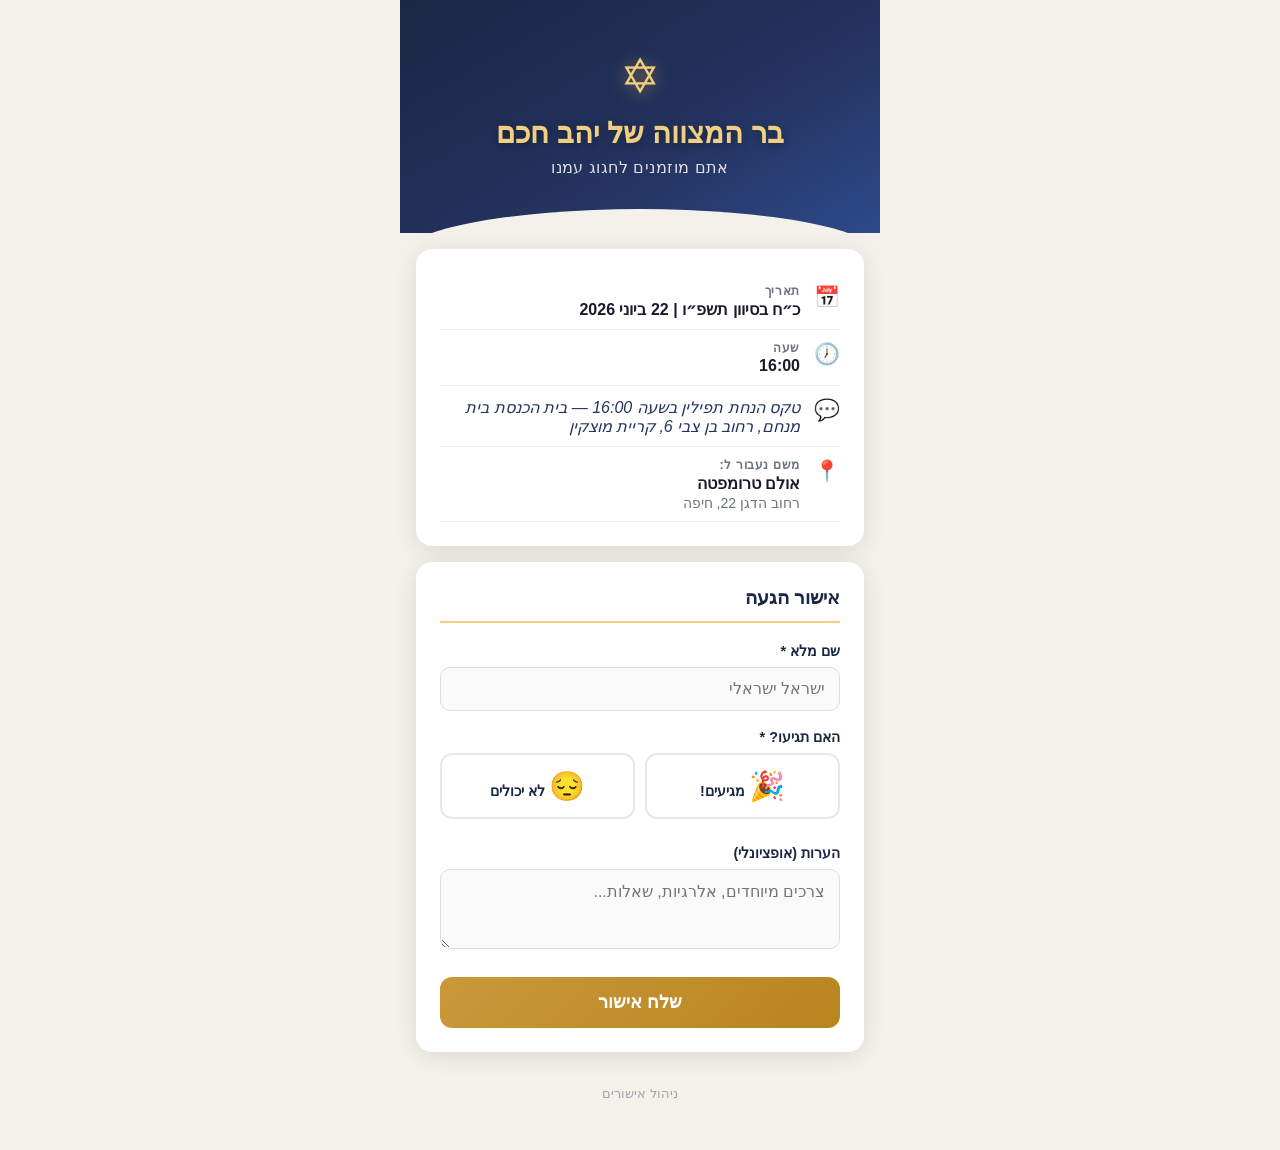
<file: index.html>
<!DOCTYPE html>
<html lang="he" dir="rtl">
<head>
  <meta charset="UTF-8" />
  <meta name="viewport" content="width=device-width, initial-scale=1.0" />
  <title>אישור הגעה</title>
  <link rel="stylesheet" href="style.css" />
</head>
<body>
  <div class="page">

    <!-- Header -->
    <header class="hero">
      <div class="star-of-david">✡</div>
      <h1 class="event-title" id="eventTitle"></h1>
      <p class="invite-text">אתם מוזמנים לחגוג עמנו</p>
    </header>

    <!-- Event Details -->
    <section class="details-card">
      <div class="detail-row">
        <span class="detail-icon">📅</span>
        <div>
          <div class="detail-label">תאריך</div>
          <div class="detail-value" id="detailDate"></div>
        </div>
      </div>
      <div class="detail-row">
        <span class="detail-icon">🕖</span>
        <div>
          <div class="detail-label">שעה</div>
          <div class="detail-value" id="detailTime"></div>
        </div>
      </div>
      <div class="detail-row extra-note-row" id="extraNoteRow" style="display:none">
        <span class="detail-icon">💬</span>
        <div>
          <div class="detail-value" id="detailExtraNote"></div>
        </div>
      </div>
      <div class="detail-row">
        <span class="detail-icon">📍</span>
        <div>
          <div class="detail-label">משם נעבור ל:</div>
          <div class="detail-value" id="detailLocation"></div>
          <div class="detail-sub" id="detailAddress"></div>
        </div>
      </div>
      <div class="detail-row" id="dressCodeRow" style="display:none">
        <span class="detail-icon">👔</span>
        <div>
          <div class="detail-label">לבוש</div>
          <div class="detail-value" id="detailDressCode"></div>
        </div>
      </div>
    </section>

    <!-- RSVP Form -->
    <section class="form-card" id="formSection">
      <h2 class="form-title">אישור הגעה</h2>

      <div class="form-group">
        <label for="fullName">שם מלא *</label>
        <input type="text" id="fullName" placeholder="ישראל ישראלי" autocomplete="name" />
      </div>

      <div class="form-group">
        <label>האם תגיעו? *</label>
        <div class="radio-group">
          <label class="radio-card" id="radioYesCard">
            <input type="radio" name="attending" value="yes" id="radioYes" />
            <span class="radio-icon">🎉</span>
            <span>מגיעים!</span>
          </label>
          <label class="radio-card" id="radioNoCard">
            <input type="radio" name="attending" value="no" id="radioNo" />
            <span class="radio-icon">😔</span>
            <span>לא יכולים</span>
          </label>
        </div>
      </div>

      <div class="form-group" id="guestsGroup" style="display:none">
        <label for="guestCount">כמה אנשים יגיעו? *</label>
        <div class="counter">
          <button type="button" class="counter-btn" id="decreaseBtn">−</button>
          <span class="counter-value" id="guestCount">1</span>
          <button type="button" class="counter-btn" id="increaseBtn">+</button>
        </div>
      </div>

      <div class="form-group">
        <label for="notes">הערות (אופציונלי)</label>
        <textarea id="notes" placeholder="צרכים מיוחדים, אלרגיות, שאלות..." rows="3"></textarea>
      </div>

      <button class="submit-btn" id="submitBtn" onclick="submitRSVP()">שלח אישור</button>
    </section>

    <!-- Success State -->
    <section class="success-card" id="successSection" style="display:none">
      <div class="success-icon">🎊</div>
      <h2 id="successTitle"></h2>
      <p id="successMessage"></p>
      <button class="outline-btn" onclick="resetForm()">שלח אישור נוסף</button>
    </section>

    <!-- Error Banner -->
    <div class="error-banner" id="errorBanner" style="display:none">
      <span id="errorText"></span>
    </div>

    <footer class="footer">
      <a href="dashboard.html" class="dashboard-link">ניהול אישורים</a>
    </footer>
  </div>

  <script src="config.js"></script>
  <script>
    let guestCountValue = 1;

    // Populate event details from config
    document.getElementById("eventTitle").textContent = EVENT_CONFIG.name;
    document.getElementById("detailDate").textContent =
      EVENT_CONFIG.hebrewDate + " | " + EVENT_CONFIG.gregorianDate;
    document.getElementById("detailTime").textContent = EVENT_CONFIG.time;
    document.getElementById("detailLocation").textContent = EVENT_CONFIG.location;
    document.getElementById("detailAddress").textContent = EVENT_CONFIG.address;
    if (EVENT_CONFIG.dressCode) {
      document.getElementById("detailDressCode").textContent = EVENT_CONFIG.dressCode;
      document.getElementById("dressCodeRow").style.display = "flex";
    }

    if (EVENT_CONFIG.extraNote) {
      document.getElementById("detailExtraNote").textContent = EVENT_CONFIG.extraNote;
      document.getElementById("extraNoteRow").style.display = "flex";
    }

    // Radio card toggle
    document.querySelectorAll('input[name="attending"]').forEach((radio) => {
      radio.addEventListener("change", function () {
        document.querySelectorAll(".radio-card").forEach((c) => c.classList.remove("selected"));
        this.parentElement.classList.add("selected");
        document.getElementById("guestsGroup").style.display =
          this.value === "yes" ? "block" : "none";
      });
    });

    // Guest counter
    document.getElementById("increaseBtn").addEventListener("click", () => {
      guestCountValue = Math.min(guestCountValue + 1, 20);
      document.getElementById("guestCount").textContent = guestCountValue;
    });
    document.getElementById("decreaseBtn").addEventListener("click", () => {
      guestCountValue = Math.max(guestCountValue - 1, 1);
      document.getElementById("guestCount").textContent = guestCountValue;
    });

    function showError(msg) {
      const banner = document.getElementById("errorBanner");
      document.getElementById("errorText").textContent = msg;
      banner.style.display = "block";
      setTimeout(() => (banner.style.display = "none"), 4000);
    }

    function resetForm() {
      document.getElementById("formSection").style.display = "block";
      document.getElementById("successSection").style.display = "none";
      document.getElementById("fullName").value = "";
      document.querySelectorAll('input[name="attending"]').forEach((r) => (r.checked = false));
      document.querySelectorAll(".radio-card").forEach((c) => c.classList.remove("selected"));
      document.getElementById("guestsGroup").style.display = "none";
      document.getElementById("notes").value = "";
      guestCountValue = 1;
      document.getElementById("guestCount").textContent = "1";
    }

    async function submitRSVP() {
      const name = document.getElementById("fullName").value.trim();
      const attending = document.querySelector('input[name="attending"]:checked');
      const notes = document.getElementById("notes").value.trim();

      if (!name) return showError("נא להזין שם מלא");
      if (!attending) return showError("נא לסמן האם תגיעו");

      const btn = document.getElementById("submitBtn");
      btn.disabled = true;
      btn.textContent = "שולח...";

      const payload = {
        name,
        attending: attending.value,
        guests: attending.value === "yes" ? guestCountValue : 0,
        notes,
        timestamp: new Date().toLocaleString("he-IL"),
      };

      try {
        await fetch(EVENT_CONFIG.scriptUrl, {
          method: "POST",
          mode: "no-cors",
          headers: { "Content-Type": "application/json" },
          body: JSON.stringify(payload),
        });

        document.getElementById("formSection").style.display = "none";
        const successSection = document.getElementById("successSection");
        successSection.style.display = "block";

        if (attending.value === "yes") {
          document.getElementById("successTitle").textContent = "כיף שתגיעו! 🎉";
          document.getElementById("successMessage").textContent =
            `${name}, הרישום שלך התקבל. מחכים לראותך${guestCountValue > 1 ? " ואת כולם" : ""}!`;
        } else {
          document.getElementById("successTitle").textContent = "תודה על הידוע 🙏";
          document.getElementById("successMessage").textContent =
            `${name}, קיבלנו את תשובתך. מקווים לראותך בפעם הבאה!`;
        }
      } catch (err) {
        showError("שגיאה בשליחה - נסה שוב");
      } finally {
        btn.disabled = false;
        btn.textContent = "שלח אישור";
      }
    }
  </script>
</body>
</html>
</file>
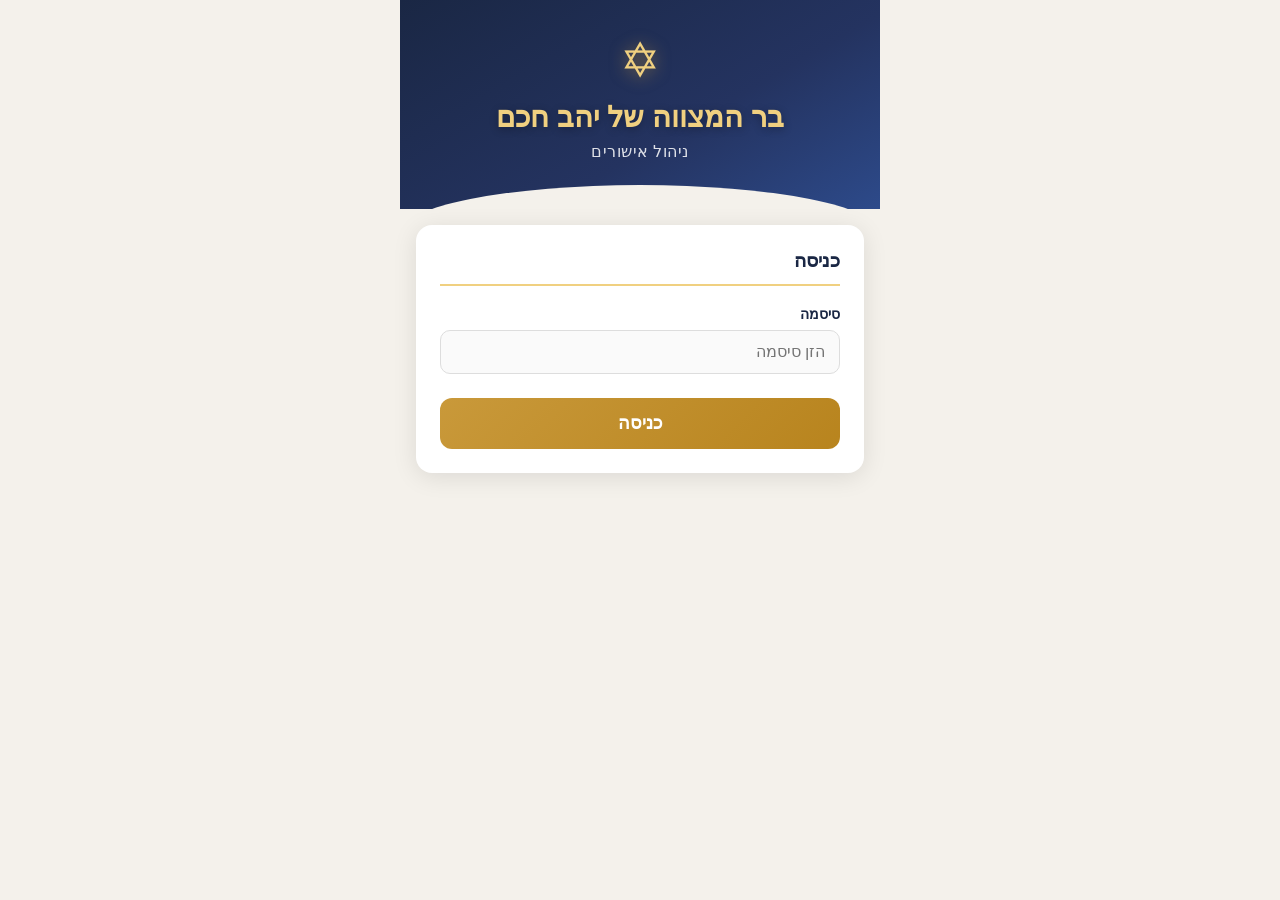
<file: dashboard.html>
<!DOCTYPE html>
<html lang="he" dir="rtl">
<head>
  <meta charset="UTF-8" />
  <meta name="viewport" content="width=device-width, initial-scale=1.0" />
  <title>דשבורד אישורים</title>
  <link rel="stylesheet" href="style.css" />
</head>
<body>
  <!-- Login Screen -->
  <div class="page" id="loginPage">
    <header class="hero hero--small">
      <div class="star-of-david">✡</div>
      <h1 class="event-title" id="loginTitle"></h1>
      <p class="invite-text">ניהול אישורים</p>
    </header>
    <section class="form-card">
      <h2 class="form-title">כניסה</h2>
      <div class="form-group">
        <label for="password">סיסמה</label>
        <input type="password" id="password" placeholder="הזן סיסמה" onkeydown="if(event.key==='Enter') login()" />
      </div>
      <button class="submit-btn" onclick="login()">כניסה</button>
      <div class="error-banner" id="loginError" style="display:none; margin-top:12px; position:static; border-radius:8px;">
        סיסמה שגויה
      </div>
    </section>
  </div>

  <!-- Dashboard -->
  <div id="dashboardPage" style="display:none">
    <div class="dashboard-header">
      <div>
        <h1 class="dash-title" id="dashTitle"></h1>
        <p class="dash-sub">רשימת אישורי הגעה</p>
      </div>
      <div class="dash-actions">
        <button class="icon-btn" onclick="loadRSVPs()" title="רענן">🔄 רענן</button>
        <button class="icon-btn" onclick="exportCSV()" title="ייצא">📥 ייצא CSV</button>
        <a href="index.html" class="icon-btn">← דף האורחים</a>
      </div>
    </div>

    <!-- Stats -->
    <div class="stats-row">
      <div class="stat-card stat-total">
        <div class="stat-num" id="statTotal">0</div>
        <div class="stat-label">סה"כ משיבים</div>
      </div>
      <div class="stat-card stat-yes">
        <div class="stat-num" id="statYes">0</div>
        <div class="stat-label">מגיעים</div>
      </div>
      <div class="stat-card stat-no">
        <div class="stat-num" id="statNo">0</div>
        <div class="stat-label">לא מגיעים</div>
      </div>
      <div class="stat-card stat-guests">
        <div class="stat-num" id="statGuests">0</div>
        <div class="stat-label">סה"כ אורחים</div>
      </div>
    </div>

    <!-- Filter -->
    <div class="filter-row">
      <button class="filter-btn active" data-filter="all" onclick="setFilter('all', this)">הכל</button>
      <button class="filter-btn" data-filter="yes" onclick="setFilter('yes', this)">מגיעים</button>
      <button class="filter-btn" data-filter="no" onclick="setFilter('no', this)">לא מגיעים</button>
      <input type="text" class="search-input" id="searchInput" placeholder="חיפוש לפי שם..." oninput="renderTable()" />
    </div>

    <!-- Table -->
    <div class="table-wrap">
      <div class="loading" id="loadingState">טוען נתונים...</div>
      <div class="empty-state" id="emptyState" style="display:none">אין נתונים עדיין</div>
      <table class="rsvp-table" id="rsvpTable" style="display:none">
        <thead>
          <tr>
            <th>#</th>
            <th>שם</th>
            <th>הגעה</th>
            <th>מספר אורחים</th>
            <th>הערות</th>
            <th>זמן הרשמה</th>
            <th></th>
          </tr>
        </thead>
        <tbody id="tableBody"></tbody>
      </table>
    </div>
  </div>

  <style>
    .delete-btn {
      background: none;
      border: none;
      cursor: pointer;
      font-size: 1rem;
      opacity: 0.4;
      transition: opacity 0.15s;
      padding: 2px 6px;
      border-radius: 6px;
    }
    .delete-btn:hover { opacity: 1; background: #fee2e2; }
  </style>
  <script src="config.js"></script>
  <script>
    let allRSVPs = [];
    let currentFilter = "all";

    document.getElementById("loginTitle").textContent = EVENT_CONFIG.name;
    document.getElementById("dashTitle").textContent = EVENT_CONFIG.name;

    function login() {
      const pw = document.getElementById("password").value;
      if (pw === EVENT_CONFIG.dashboardPassword) {
        document.getElementById("loginPage").style.display = "none";
        document.getElementById("dashboardPage").style.display = "block";
        loadRSVPs();
      } else {
        document.getElementById("loginError").style.display = "block";
      }
    }

    async function deleteRSVP(idx) {
      const entry = allRSVPs[idx];
      if (!entry) return;
      if (!confirm(`למחוק את "${entry.name}"?`)) return;

      // הסרה מקומית מיידית
      allRSVPs.splice(idx, 1);
      updateStats();
      renderTable();

      // שליחה לשרת
      fetch(EVENT_CONFIG.scriptUrl, {
        method: "POST",
        mode: "no-cors",
        headers: { "Content-Type": "text/plain" },
        body: JSON.stringify({ action: "delete", rowIndex: idx }),
      });
    }

    async function loadRSVPs() {
      document.getElementById("loadingState").style.display = "block";
      document.getElementById("rsvpTable").style.display = "none";
      document.getElementById("emptyState").style.display = "none";

      try {
        const url = `https://docs.google.com/spreadsheets/d/${EVENT_CONFIG.sheetId}/gviz/tq?tqx=out:json&sheet=RSVPs&headers=1`;
        const res = await fetch(url);
        const text = await res.text();
        // Strip Google Visualization wrapper: /*O_o*/\ngoogle.visualization.Query.setResponse({...});
        const json = JSON.parse(text.slice(text.indexOf("(") + 1, text.lastIndexOf(")")));
        if (json.status !== "ok") throw new Error("sheet error");

        allRSVPs = (json.table.rows || []).map(row => ({
          name:      String(row.c[0]?.v || ""),
          attending: String(row.c[1]?.v || "") === "מגיע" ? "yes" : "no",
          guests:    row.c[2]?.v || 0,
          notes:     String(row.c[3]?.v || ""),
          timestamp: String(row.c[4]?.v || ""),
        })).filter(r => r.name);

        updateStats();
        renderTable();
      } catch (err) {
        document.getElementById("loadingState").textContent =
          "שגיאה בטעינת הנתונים — ודא שהגיליון שותף כ״כל מי שיש לו את הקישור יכול לצפות״";
      }
    }

    function updateStats() {
      const yes = allRSVPs.filter((r) => r.attending === "yes");
      const no = allRSVPs.filter((r) => r.attending === "no");
      const totalGuests = yes.reduce((s, r) => s + (parseInt(r.guests) || 0), 0);

      document.getElementById("statTotal").textContent = allRSVPs.length;
      document.getElementById("statYes").textContent = yes.length;
      document.getElementById("statNo").textContent = no.length;
      document.getElementById("statGuests").textContent = totalGuests;
    }

    function setFilter(filter, btn) {
      currentFilter = filter;
      document.querySelectorAll(".filter-btn").forEach((b) => b.classList.remove("active"));
      btn.classList.add("active");
      renderTable();
    }

    function renderTable() {
      const search = document.getElementById("searchInput").value.toLowerCase();
      const filtered = allRSVPs
        .map((r, i) => ({ ...r, _idx: i }))
        .filter((r) => {
          const matchFilter = currentFilter === "all" || r.attending === currentFilter;
          const matchSearch = r.name.toLowerCase().includes(search);
          return matchFilter && matchSearch;
        });

      document.getElementById("loadingState").style.display = "none";

      if (filtered.length === 0) {
        document.getElementById("emptyState").style.display = "block";
        document.getElementById("rsvpTable").style.display = "none";
        return;
      }

      document.getElementById("emptyState").style.display = "none";
      document.getElementById("rsvpTable").style.display = "table";

      const tbody = document.getElementById("tableBody");
      tbody.innerHTML = filtered
        .map(
          (r, i) => `
        <tr>
          <td class="cell-num">${i + 1}</td>
          <td class="cell-name">${escHtml(r.name)}</td>
          <td>
            <span class="badge ${r.attending === "yes" ? "badge-yes" : "badge-no"}">
              ${r.attending === "yes" ? "✅ מגיע" : "❌ לא מגיע"}
            </span>
          </td>
          <td class="cell-center">${r.attending === "yes" ? (r.guests || 1) : "—"}</td>
          <td class="cell-notes">${escHtml(r.notes || "")}</td>
          <td class="cell-time">${escHtml(r.timestamp || "")}</td>
          <td class="cell-center"><button class="delete-btn" onclick="deleteRSVP(${r._idx})" title="מחק">🗑️</button></td>
        </tr>`
        )
        .join("");
    }

    function escHtml(str) {
      return String(str)
        .replace(/&/g, "&amp;")
        .replace(/</g, "&lt;")
        .replace(/>/g, "&gt;")
        .replace(/"/g, "&quot;");
    }

    function exportCSV() {
      const headers = ["שם", "הגעה", "מספר אורחים", "הערות", "זמן"];
      const rows = allRSVPs.map((r) => [
        r.name,
        r.attending === "yes" ? "מגיע" : "לא מגיע",
        r.attending === "yes" ? r.guests : 0,
        r.notes || "",
        r.timestamp || "",
      ]);
      const csv = [headers, ...rows]
        .map((row) => row.map((v) => `"${String(v).replace(/"/g, '""')}"`).join(","))
        .join("\n");

      const blob = new Blob(["﻿" + csv], { type: "text/csv;charset=utf-8;" });
      const a = document.createElement("a");
      a.href = URL.createObjectURL(blob);
      a.download = "rsvp-list.csv";
      a.click();
    }
  </script>
</body>
</html>
</file>
<file: style.css>
/* ===== Base ===== */
*, *::before, *::after { box-sizing: border-box; margin: 0; padding: 0; }

:root {
  --gold: #c9993a;
  --gold-light: #f0d080;
  --navy: #1a2744;
  --navy-mid: #243360;
  --white: #ffffff;
  --bg: #f4f1eb;
  --card: #ffffff;
  --text: #1a1a2e;
  --text-muted: #6b7280;
  --green: #16a34a;
  --green-light: #dcfce7;
  --red: #dc2626;
  --red-light: #fee2e2;
  --radius: 16px;
  --shadow: 0 4px 24px rgba(0,0,0,0.10);
}

body {
  font-family: 'Segoe UI', Arial, sans-serif;
  background: var(--bg);
  color: var(--text);
  min-height: 100vh;
  direction: rtl;
}

/* ===== Guest Page Layout ===== */
.page { max-width: 480px; margin: 0 auto; padding: 0 0 48px; }

/* ===== Hero ===== */
.hero {
  background: linear-gradient(150deg, var(--navy) 0%, var(--navy-mid) 60%, #2d4a8a 100%);
  color: var(--white);
  text-align: center;
  padding: 48px 24px 56px;
  position: relative;
  overflow: hidden;
}
.hero::after {
  content: '';
  position: absolute;
  bottom: -24px; left: 0; right: 0;
  height: 48px;
  background: var(--bg);
  border-radius: 50% 50% 0 0 / 100% 100% 0 0;
}
.hero--small { padding: 32px 24px 48px; }

.star-of-david {
  font-size: 48px;
  margin-bottom: 12px;
  filter: drop-shadow(0 2px 8px rgba(201,153,58,0.6));
  color: var(--gold-light);
}
.event-title {
  font-size: 1.8rem;
  font-weight: 700;
  color: var(--gold-light);
  margin-bottom: 8px;
  text-shadow: 0 2px 8px rgba(0,0,0,0.3);
}
.invite-text {
  font-size: 1rem;
  opacity: 0.85;
  letter-spacing: 0.03em;
}

/* ===== Cards ===== */
.details-card, .form-card, .success-card {
  background: var(--card);
  border-radius: var(--radius);
  box-shadow: var(--shadow);
  margin: 16px 16px 0;
  padding: 24px;
}

/* ===== Details ===== */
.detail-row {
  display: flex;
  align-items: flex-start;
  gap: 14px;
  padding: 10px 0;
  border-bottom: 1px solid #f0ece4;
}
.detail-row:last-child { border-bottom: none; }
.detail-icon { font-size: 1.3rem; margin-top: 2px; flex-shrink: 0; }
.detail-label { font-size: 0.78rem; color: var(--text-muted); font-weight: 600; text-transform: uppercase; letter-spacing: 0.05em; }
.detail-value { font-size: 1rem; font-weight: 600; color: var(--text); margin-top: 2px; }
.detail-sub { font-size: 0.88rem; color: var(--text-muted); margin-top: 2px; }
.extra-note-row .detail-value { color: var(--navy-mid); font-style: italic; font-weight: 400; }

/* ===== Form ===== */
.form-title {
  font-size: 1.2rem;
  font-weight: 700;
  color: var(--navy);
  margin-bottom: 20px;
  padding-bottom: 12px;
  border-bottom: 2px solid var(--gold-light);
}
.form-group { margin-bottom: 18px; }
.form-group label {
  display: block;
  font-size: 0.9rem;
  font-weight: 600;
  color: var(--navy);
  margin-bottom: 8px;
}
input[type="text"], input[type="password"], textarea {
  width: 100%;
  padding: 12px 14px;
  border: 1.5px solid #ddd;
  border-radius: 10px;
  font-size: 1rem;
  font-family: inherit;
  direction: rtl;
  transition: border-color 0.2s;
  background: #fafafa;
}
input[type="text"]:focus, input[type="password"]:focus, textarea:focus {
  outline: none;
  border-color: var(--gold);
  background: #fff;
}
textarea { resize: vertical; }

/* ===== Radio Cards ===== */
.radio-group { display: grid; grid-template-columns: 1fr 1fr; gap: 10px; }
.radio-card {
  display: flex;
  flex-direction: column;
  align-items: center;
  gap: 6px;
  padding: 14px 10px;
  border: 2px solid #e5e7eb;
  border-radius: 12px;
  cursor: pointer;
  transition: all 0.2s;
  font-size: 0.95rem;
  font-weight: 600;
  text-align: center;
}
.radio-card input { display: none; }
.radio-card:hover { border-color: var(--gold); background: #fdf9f0; }
.radio-card.selected { border-color: var(--gold); background: #fdf5e0; color: var(--navy); }
.radio-icon { font-size: 1.8rem; }

/* ===== Counter ===== */
.counter {
  display: flex;
  align-items: center;
  gap: 16px;
  justify-content: center;
  background: #f8f6f1;
  border-radius: 12px;
  padding: 12px;
}
.counter-btn {
  width: 40px; height: 40px;
  border: none;
  border-radius: 50%;
  background: var(--navy);
  color: white;
  font-size: 1.4rem;
  cursor: pointer;
  display: flex; align-items: center; justify-content: center;
  transition: background 0.2s;
}
.counter-btn:hover { background: var(--navy-mid); }
.counter-value { font-size: 1.6rem; font-weight: 700; min-width: 32px; text-align: center; }

/* ===== Buttons ===== */
.submit-btn {
  width: 100%;
  padding: 15px;
  background: linear-gradient(135deg, var(--gold) 0%, #b8841e 100%);
  color: white;
  border: none;
  border-radius: 12px;
  font-size: 1.1rem;
  font-weight: 700;
  cursor: pointer;
  transition: opacity 0.2s, transform 0.1s;
  margin-top: 6px;
}
.submit-btn:hover { opacity: 0.92; }
.submit-btn:active { transform: scale(0.98); }
.submit-btn:disabled { opacity: 0.6; cursor: not-allowed; }

.outline-btn {
  background: transparent;
  border: 2px solid var(--gold);
  color: var(--gold);
  padding: 10px 24px;
  border-radius: 10px;
  font-size: 0.95rem;
  font-weight: 600;
  cursor: pointer;
  transition: all 0.2s;
  margin-top: 12px;
}
.outline-btn:hover { background: var(--gold); color: white; }

/* ===== Success ===== */
.success-card { text-align: center; padding: 36px 24px; }
.success-icon { font-size: 4rem; margin-bottom: 16px; }
.success-card h2 { font-size: 1.4rem; color: var(--navy); margin-bottom: 8px; }
.success-card p { color: var(--text-muted); font-size: 0.95rem; line-height: 1.6; }

/* ===== Error Banner ===== */
.error-banner {
  position: fixed;
  bottom: 24px; left: 50%; transform: translateX(-50%);
  background: var(--red);
  color: white;
  padding: 12px 24px;
  border-radius: 10px;
  font-weight: 600;
  z-index: 999;
  white-space: nowrap;
  box-shadow: 0 4px 16px rgba(220,38,38,0.3);
}

/* ===== Footer ===== */
.footer { text-align: center; margin-top: 32px; }
.dashboard-link {
  font-size: 0.8rem;
  color: var(--text-muted);
  text-decoration: none;
  opacity: 0.6;
}
.dashboard-link:hover { opacity: 1; }

/* ===== Dashboard ===== */
.dashboard-header {
  display: flex;
  align-items: center;
  justify-content: space-between;
  flex-wrap: wrap;
  gap: 12px;
  background: var(--navy);
  padding: 20px 28px;
  color: white;
}
.dash-title { font-size: 1.3rem; font-weight: 700; color: var(--gold-light); }
.dash-sub { font-size: 0.85rem; opacity: 0.7; margin-top: 2px; }
.dash-actions { display: flex; gap: 10px; flex-wrap: wrap; align-items: center; }

.icon-btn {
  background: rgba(255,255,255,0.12);
  border: 1px solid rgba(255,255,255,0.25);
  color: white;
  padding: 8px 14px;
  border-radius: 8px;
  cursor: pointer;
  font-size: 0.85rem;
  font-weight: 600;
  text-decoration: none;
  transition: background 0.2s;
}
.icon-btn:hover { background: rgba(255,255,255,0.22); }

/* ===== Stats ===== */
.stats-row {
  display: grid;
  grid-template-columns: repeat(4, 1fr);
  gap: 12px;
  padding: 20px 20px 0;
}
@media (max-width: 600px) { .stats-row { grid-template-columns: repeat(2, 1fr); } }

.stat-card {
  background: white;
  border-radius: 12px;
  padding: 18px 12px;
  text-align: center;
  box-shadow: 0 2px 8px rgba(0,0,0,0.07);
  border-top: 4px solid transparent;
}
.stat-total { border-color: var(--navy-mid); }
.stat-yes { border-color: var(--green); }
.stat-no { border-color: var(--red); }
.stat-guests { border-color: var(--gold); }
.stat-num { font-size: 2rem; font-weight: 800; color: var(--navy); }
.stat-label { font-size: 0.78rem; color: var(--text-muted); margin-top: 4px; font-weight: 600; }

/* ===== Filter ===== */
.filter-row {
  display: flex;
  align-items: center;
  gap: 8px;
  padding: 16px 20px 0;
  flex-wrap: wrap;
}
.filter-btn {
  background: white;
  border: 1.5px solid #ddd;
  border-radius: 20px;
  padding: 6px 16px;
  font-size: 0.88rem;
  font-weight: 600;
  cursor: pointer;
  transition: all 0.2s;
}
.filter-btn.active { background: var(--navy); border-color: var(--navy); color: white; }
.filter-btn:hover:not(.active) { border-color: var(--navy); }
.search-input {
  margin-right: auto;
  padding: 7px 14px;
  border: 1.5px solid #ddd;
  border-radius: 20px;
  font-size: 0.88rem;
  font-family: inherit;
  width: 200px;
  direction: rtl;
}
.search-input:focus { outline: none; border-color: var(--gold); }

/* ===== Table ===== */
.table-wrap { padding: 16px 20px 32px; overflow-x: auto; }
.rsvp-table { width: 100%; border-collapse: collapse; background: white; border-radius: 12px; overflow: hidden; box-shadow: 0 2px 8px rgba(0,0,0,0.07); }
.rsvp-table thead { background: var(--navy); color: white; }
.rsvp-table th { padding: 12px 14px; font-size: 0.85rem; font-weight: 600; text-align: right; white-space: nowrap; }
.rsvp-table td { padding: 12px 14px; font-size: 0.9rem; border-bottom: 1px solid #f0ece4; vertical-align: middle; }
.rsvp-table tr:last-child td { border-bottom: none; }
.rsvp-table tr:hover td { background: #fdf9f0; }
.cell-num { color: var(--text-muted); font-size: 0.8rem; width: 40px; text-align: center; }
.cell-name { font-weight: 600; }
.cell-center { text-align: center; }
.cell-notes { color: var(--text-muted); font-size: 0.85rem; max-width: 180px; }
.cell-time { color: var(--text-muted); font-size: 0.8rem; white-space: nowrap; }

.badge { display: inline-block; padding: 4px 10px; border-radius: 20px; font-size: 0.82rem; font-weight: 700; }
.badge-yes { background: var(--green-light); color: var(--green); }
.badge-no { background: var(--red-light); color: var(--red); }

.loading, .empty-state {
  text-align: center;
  padding: 40px;
  color: var(--text-muted);
  font-size: 1rem;
}
</file>
